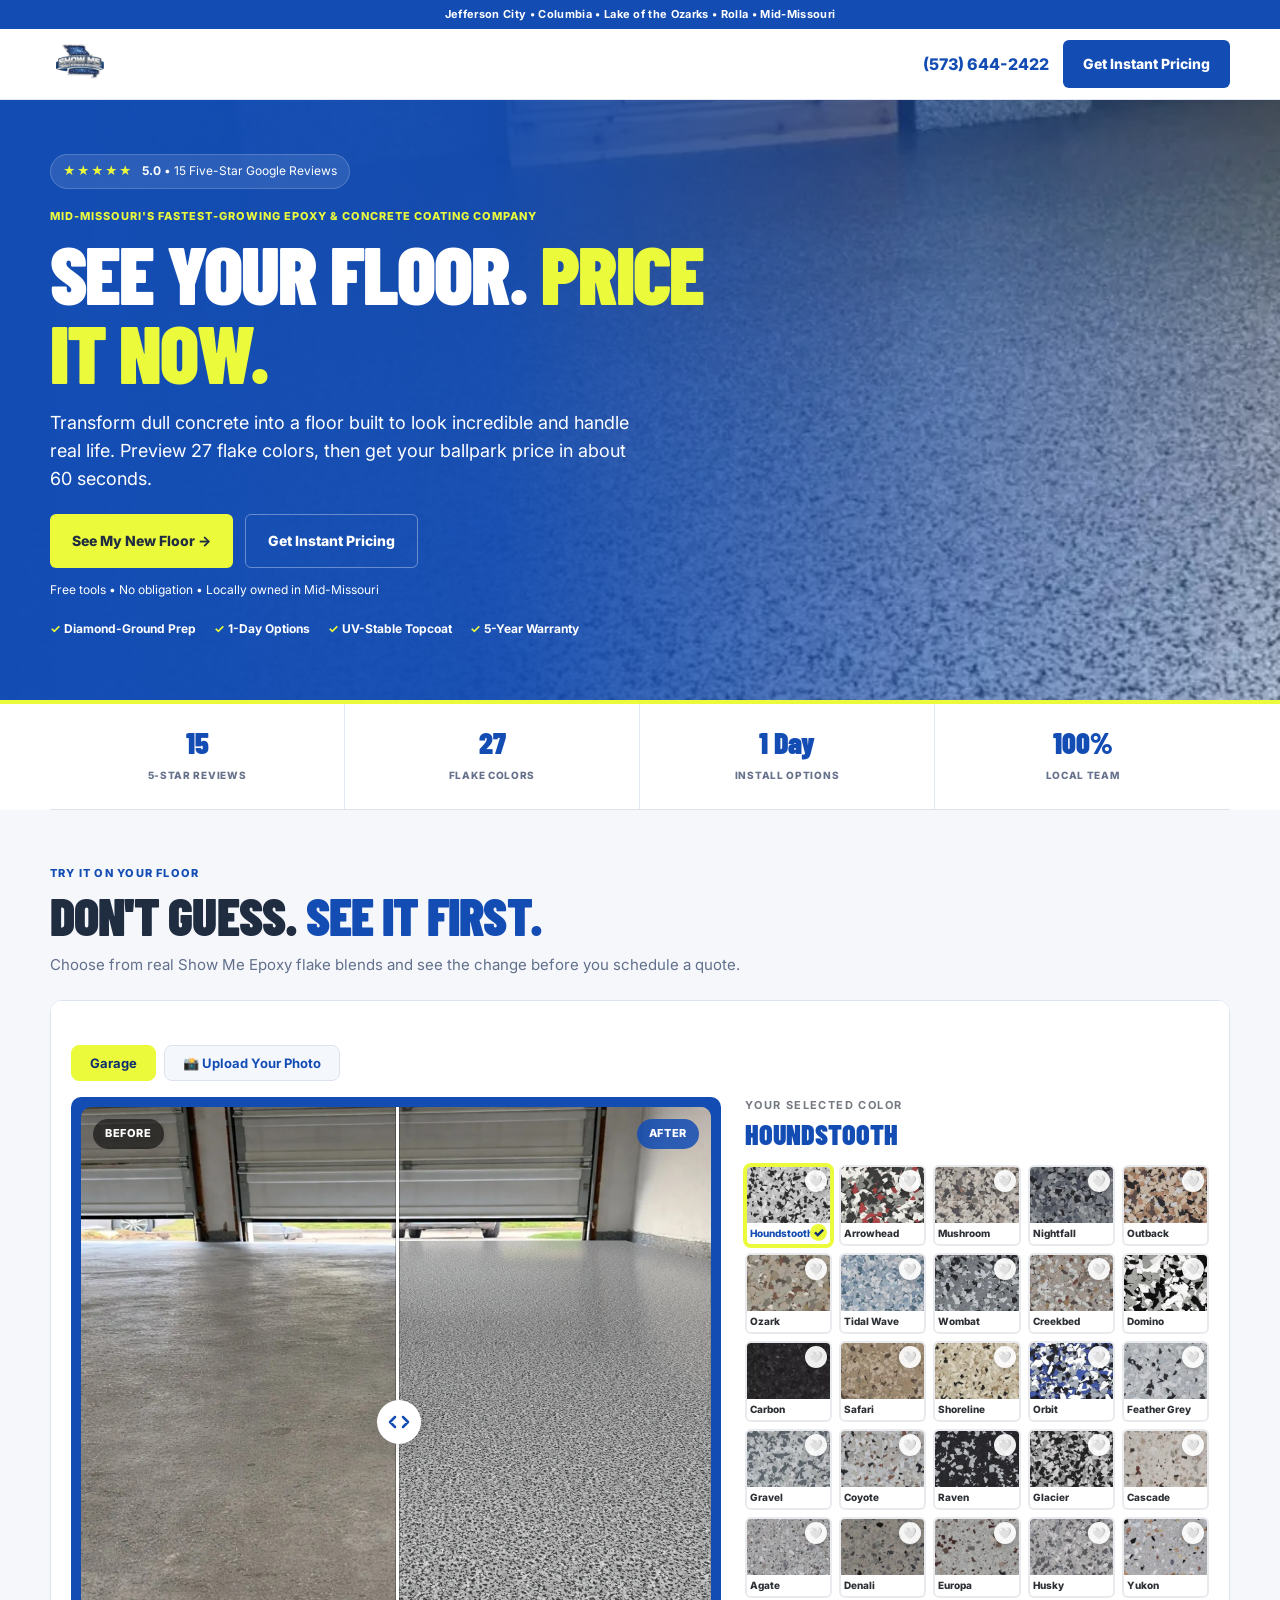
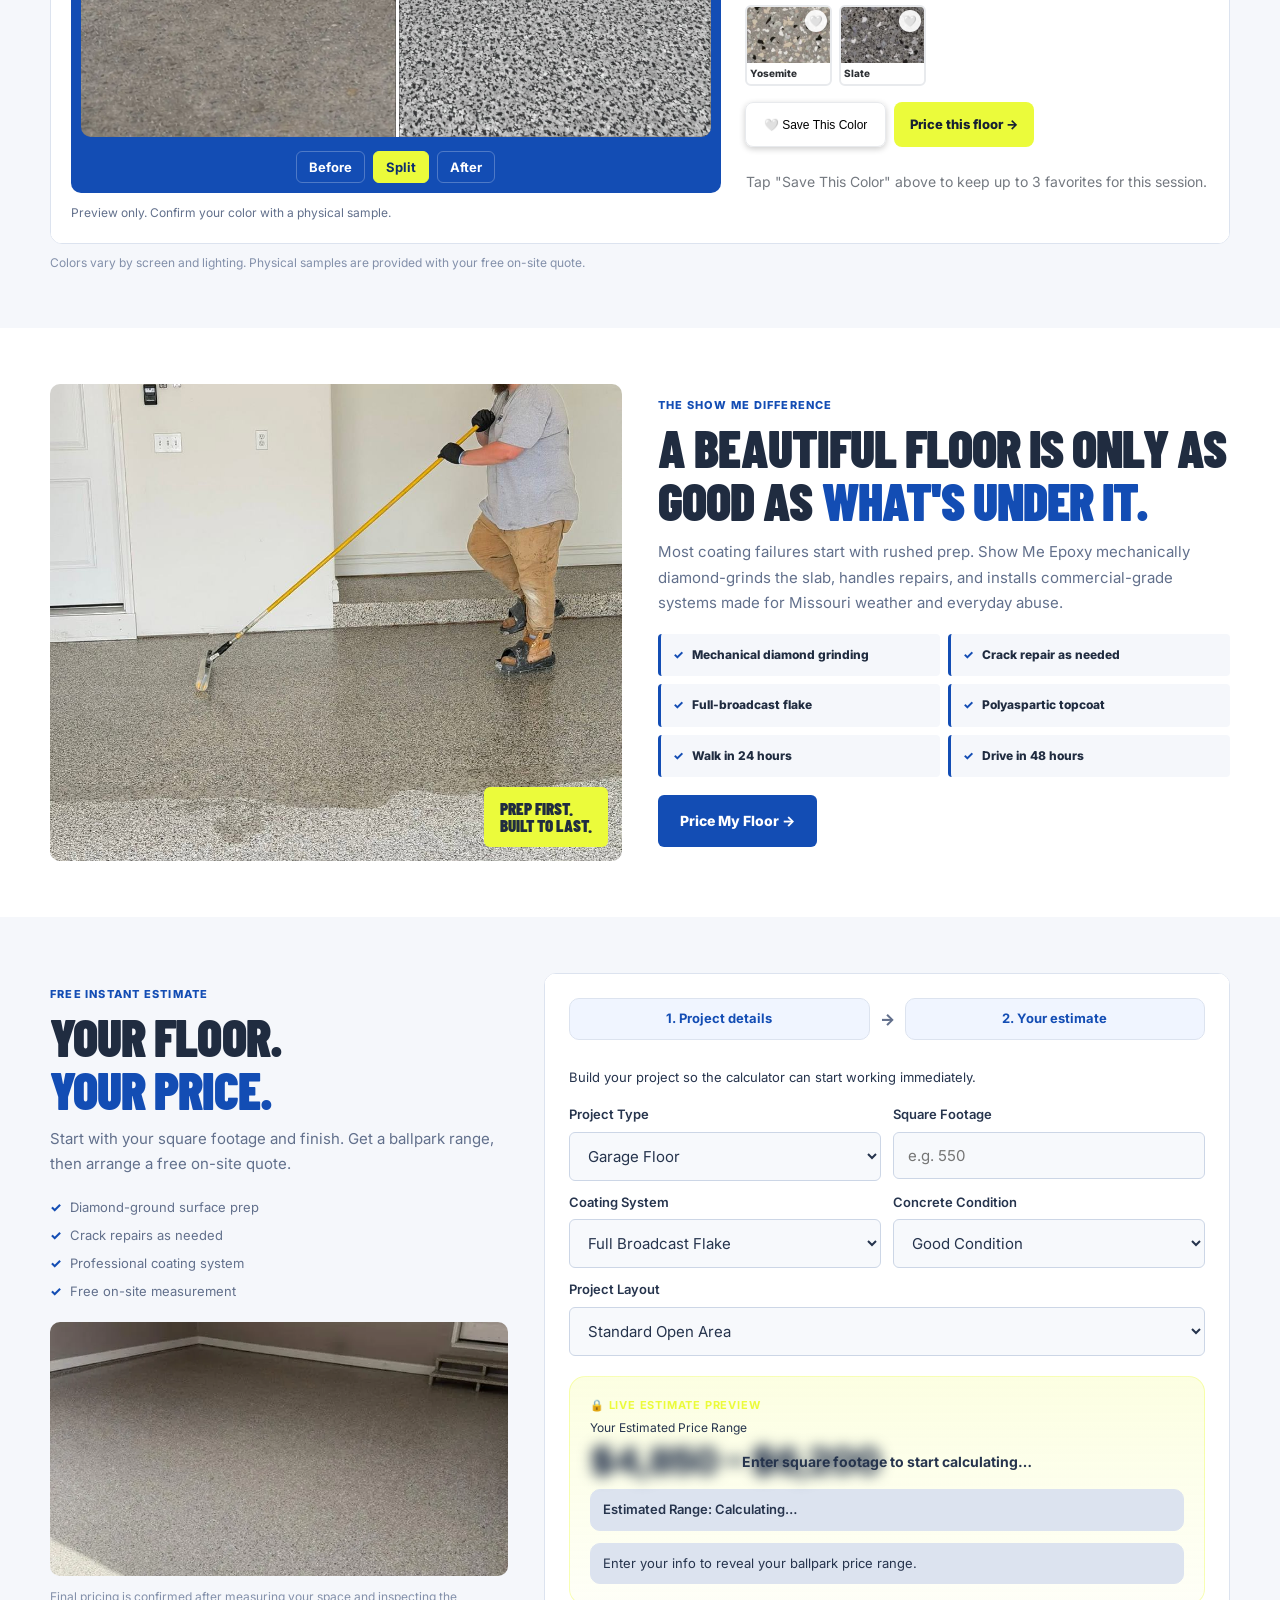
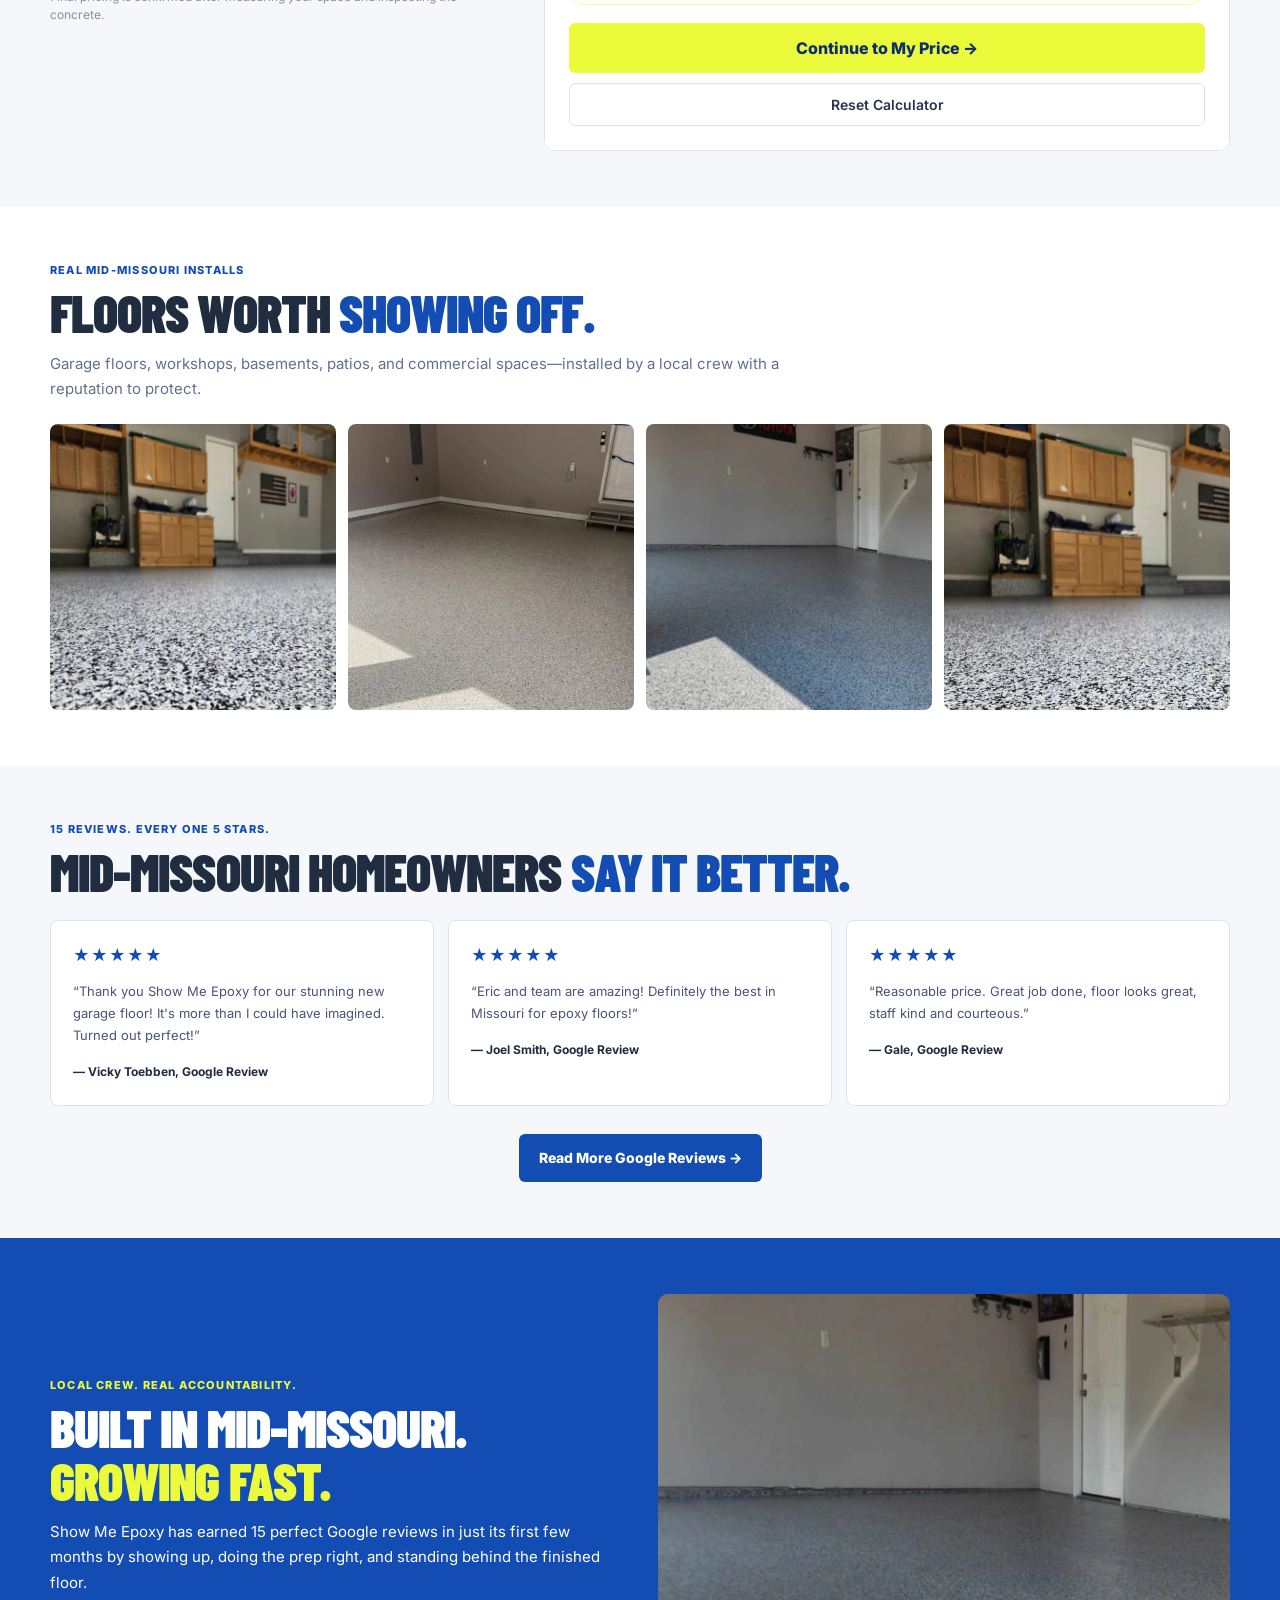
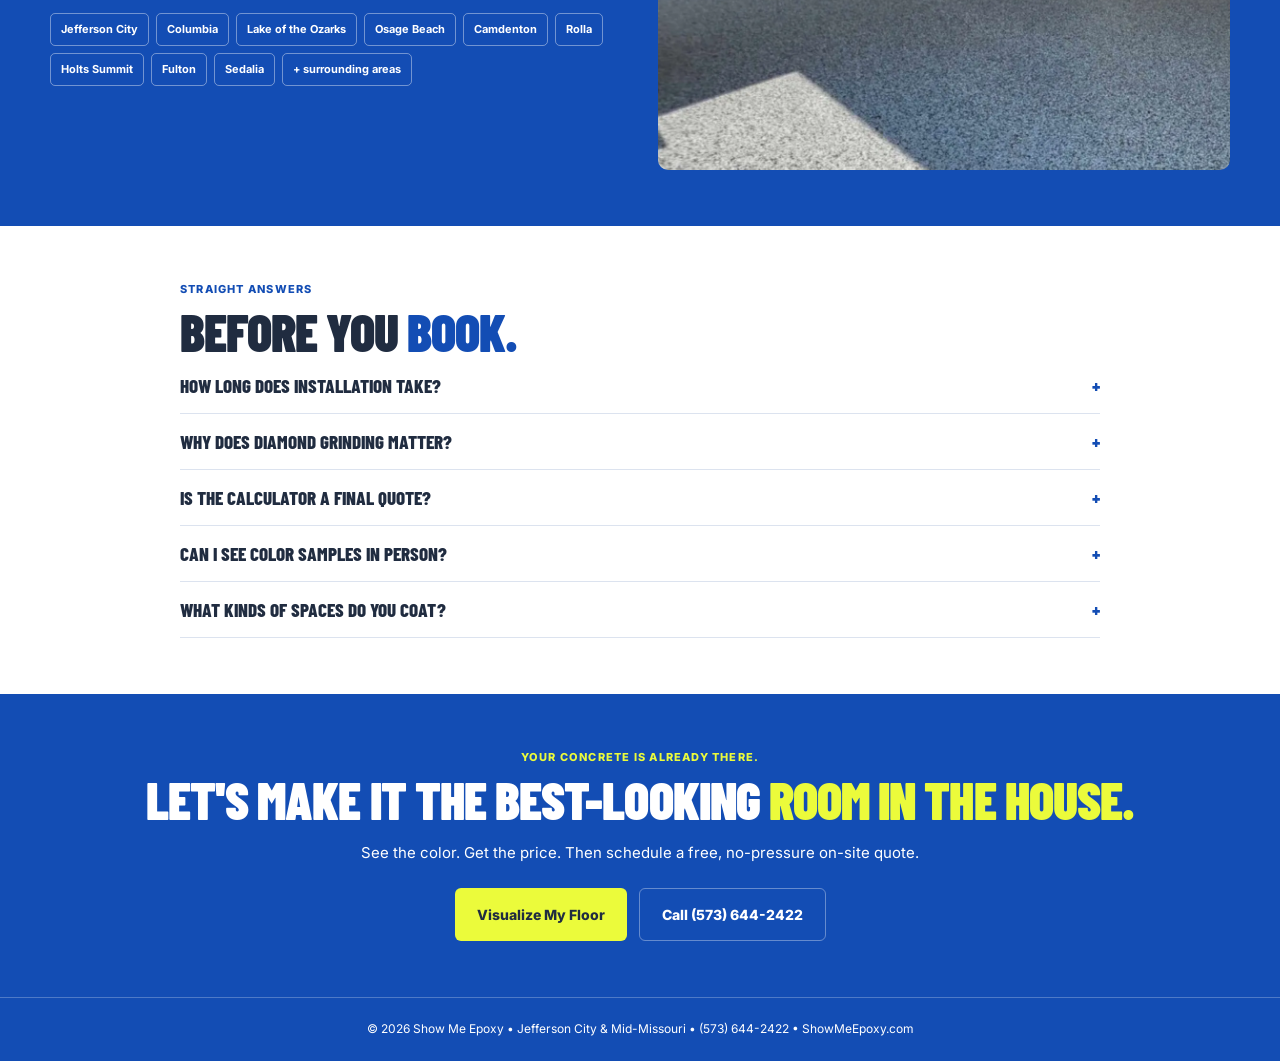
<file: index.html>
<!doctype html>
<html lang="en">
<head>
  <meta charset="utf-8">
  <meta name="viewport" content="width=device-width,initial-scale=1">
  <title>Epoxy Flooring Mid-Missouri | Show Me Epoxy</title>
  <meta name="description" content="Preview your new floor and get instant epoxy flooring pricing from Mid-Missouri's fast-growing, 5-star concrete coating company.">
  <meta property="og:title" content="Show Me Epoxy | See It. Price It. Love It.">
  <meta property="og:description" content="Try the floor visualizer, get an instant price, and discover why Mid-Missouri homeowners choose Show Me Epoxy.">
  <meta property="og:image" content="assets/hero.webp">
  <link rel="preconnect" href="https://fonts.googleapis.com">
  <link rel="preconnect" href="https://fonts.gstatic.com" crossorigin>
  <link href="https://fonts.googleapis.com/css2?family=Barlow+Condensed:wght@700;800;900&family=Inter:wght@400;500;600;700;800&display=swap" rel="stylesheet">
  <style>
    :root{--blue:#134db4;--deep:#071d4a;--navy:#0d2d6e;--lime:#ebfb3b;--white:#fff;--ink:#09152c;--muted:#62708c;--line:#dce3ef;--soft:#f4f7fc;--shadow:0 22px 60px rgba(7,29,74,.15)}
    *{box-sizing:border-box;margin:0;padding:0}html{scroll-behavior:smooth;scroll-padding-top:86px}body{font-family:Inter,Arial,sans-serif;color:var(--ink);background:#fff;line-height:1.55}img{display:block;max-width:100%}a{text-decoration:none;color:inherit}.wrap{width:min(1180px,calc(100% - 36px));margin:auto}.cond{font-family:"Barlow Condensed",sans-serif;text-transform:uppercase}.top{background:var(--deep);color:#dbe7ff;text-align:center;padding:8px 14px;font-size:12px;font-weight:700;letter-spacing:.03em}.nav{position:sticky;top:0;z-index:100;background:rgba(255,255,255,.96);backdrop-filter:blur(12px);box-shadow:0 4px 22px rgba(7,29,74,.08)}.navin{height:76px;display:flex;align-items:center;justify-content:space-between;gap:18px}.logo{width:66px;height:66px;object-fit:contain}.navright{display:flex;align-items:center;gap:14px}.phone{font-weight:800;color:var(--navy)}.btn{display:inline-flex;align-items:center;justify-content:center;border:0;border-radius:8px;padding:13px 20px;font-family:Inter,sans-serif;font-size:14px;font-weight:800;cursor:pointer;transition:.2s}.btn:hover{transform:translateY(-2px)}.btn-lime{background:var(--lime);color:var(--deep);box-shadow:0 10px 28px rgba(235,251,59,.22)}.btn-blue{background:var(--blue);color:#fff}.btn-outline{border:1.5px solid rgba(255,255,255,.35);color:#fff}.btn-big{padding:17px 25px;font-size:16px}
    .hero{min-height:710px;color:#fff;display:flex;align-items:center;background:linear-gradient(90deg,rgba(3,15,40,.96) 0%,rgba(7,29,74,.88) 48%,rgba(7,29,74,.3) 75%),url('assets/hero.webp') center/cover;position:relative}.hero:after{content:"";position:absolute;inset:auto 0 0;height:7px;background:linear-gradient(90deg,var(--lime),#fff,var(--blue))}.hero-copy{max-width:760px;padding:82px 0 96px}.rating{display:inline-flex;gap:9px;align-items:center;background:rgba(255,255,255,.1);border:1px solid rgba(255,255,255,.18);padding:9px 13px;border-radius:999px;font-size:13px;margin-bottom:20px}.stars{color:var(--lime);letter-spacing:1px}.eyebrow{font:800 13px Inter,sans-serif;letter-spacing:.14em;text-transform:uppercase;color:var(--lime);margin-bottom:10px}.hero h1{font:900 clamp(58px,7.4vw,96px)/.88 "Barlow Condensed",sans-serif;text-transform:uppercase;letter-spacing:-.025em}.hero h1 span{color:var(--lime)}.hero-sub{font-size:clamp(17px,2vw,21px);max-width:690px;margin:22px 0;color:#e2eaff}.actions{display:flex;flex-wrap:wrap;gap:12px}.micro{font-size:12px;color:#b9c8e7;margin-top:13px}.proof{display:flex;flex-wrap:wrap;gap:10px 22px;margin-top:26px;font-weight:700;font-size:13px}.proof b{color:var(--lime)}
    .section{padding:86px 0}.soft{background:var(--soft)}.dark{background:var(--deep);color:#fff}.title{font:900 clamp(43px,5vw,66px)/.96 "Barlow Condensed",sans-serif;text-transform:uppercase;letter-spacing:-.018em}.title span{color:var(--blue)}.dark .title span{color:var(--lime)}.lead{font-size:17px;color:var(--muted);max-width:780px;margin-top:15px}.dark .lead{color:#bac9e6}.stats{display:grid;grid-template-columns:repeat(4,1fr);gap:1px;background:var(--line);border:1px solid var(--line);border-radius:14px;overflow:hidden;margin-top:-46px;position:relative;z-index:2;box-shadow:var(--shadow)}.stat{background:#fff;padding:28px 20px;text-align:center}.stat strong{display:block;font:900 36px/1 "Barlow Condensed",sans-serif;color:var(--blue)}.stat span{font-size:12px;font-weight:800;text-transform:uppercase;letter-spacing:.07em;color:#66718b}
    .tool-head{text-align:center;max-width:850px;margin:0 auto 30px}.tool-head .lead{margin:14px auto 0}.toolbox{background:#fff;border-radius:18px;overflow:hidden;box-shadow:var(--shadow);border:1px solid rgba(255,255,255,.12)}.toolbar{display:flex;align-items:center;justify-content:space-between;gap:16px;padding:17px 22px;background:var(--navy);color:#fff}.toolbar strong{font-family:"Barlow Condensed",sans-serif;font-size:22px;text-transform:uppercase}.toolbar a{color:var(--lime);font-size:13px;font-weight:800}.toolbox iframe{display:block;width:100%;height:900px;border:0;background:#fff}.calcbox iframe{height:980px}.tool-note{text-align:center;font-size:12px;color:#8390aa;margin-top:13px}
    .split{display:grid;grid-template-columns:1fr 1fr;gap:58px;align-items:center}.media{position:relative}.media img{width:100%;aspect-ratio:1.15/1;object-fit:cover;border-radius:16px;box-shadow:var(--shadow)}.badge{position:absolute;right:-16px;bottom:-16px;background:var(--lime);color:var(--deep);padding:17px 20px;border-radius:10px;font:900 18px/1 "Barlow Condensed",sans-serif;text-transform:uppercase;box-shadow:var(--shadow)}.checks{display:grid;grid-template-columns:1fr 1fr;gap:12px;margin:24px 0}.check{padding:16px;background:var(--soft);border-left:4px solid var(--blue);border-radius:7px;font-weight:800;font-size:13px}.check:before{content:"✓";color:var(--blue);margin-right:8px}.gallery{display:grid;grid-template-columns:repeat(4,1fr);gap:12px;margin-top:30px}.gallery img{width:100%;aspect-ratio:1/1;object-fit:cover;border-radius:10px}.reviews{display:grid;grid-template-columns:repeat(3,1fr);gap:16px;margin-top:30px}.review{background:#fff;padding:25px;border-radius:12px;border:1px solid var(--line);box-shadow:0 12px 30px rgba(7,29,74,.08)}.review .stars{font-size:18px}.review p{font-size:14px;margin:12px 0;color:#485675}.review strong{font-size:13px}.areas{display:flex;flex-wrap:wrap;gap:9px;margin-top:22px}.areas span{padding:9px 13px;background:#132d60;border:1px solid #284577;border-radius:999px;color:#dce8ff;font-size:12px;font-weight:700}.faq{max-width:900px;margin:auto}.faq details{border-bottom:1px solid var(--line);padding:19px 0}.faq summary{cursor:pointer;list-style:none;font:800 20px "Barlow Condensed",sans-serif;text-transform:uppercase}.faq p{padding-top:10px;color:var(--muted)}.final{text-align:center;background:linear-gradient(rgba(7,29,74,.9),rgba(7,29,74,.94)),url('assets/floor-2.webp') center/cover;color:#fff}.final .lead{margin:15px auto 26px}.footer{background:#04122f;color:#92a6cc;text-align:center;padding:28px 14px 90px;font-size:12px}.footer a{color:#fff}.sticky{display:none;position:fixed;z-index:200;bottom:0;left:0;right:0;background:#fff;padding:8px;border-top:1px solid var(--line);grid-template-columns:1fr 1.2fr;gap:8px}
    @media(max-width:800px){.phone{display:none}.hero{min-height:650px;background-position:62% center}.hero-copy{padding:64px 0 82px}.stats{grid-template-columns:1fr 1fr;margin-top:-30px}.split{grid-template-columns:1fr;gap:34px}.gallery{grid-template-columns:1fr 1fr}.reviews{grid-template-columns:1fr}.toolbox iframe{height:760px}.calcbox iframe{height:900px}.badge{right:10px}.sticky{display:grid}.footer{padding-bottom:88px}}
    @media(max-width:520px){.wrap{width:min(100% - 24px,1180px)}.navin{height:67px}.logo{width:57px;height:57px}.navright .btn{padding:11px 12px;font-size:12px}.hero h1{font-size:58px}.hero-sub{font-size:16px}.actions .btn{width:100%}.section{padding:62px 0}.stats .stat{padding:22px 10px}.title{font-size:45px}.toolbox{margin-left:-12px;margin-right:-12px;border-radius:0}.toolbox iframe{height:720px}.calcbox iframe{height:880px}.checks{grid-template-columns:1fr}}
  </style>
  <link rel="stylesheet" href="landing.css">
</head>
<body>
  <div class="top">Jefferson City • Columbia • Lake of the Ozarks • Rolla • Mid-Missouri</div>
  <nav class="nav"><div class="wrap navin"><a href="#top"><img class="logo" src="assets/logo.png" alt="Show Me Epoxy"></a><div class="navright"><a class="phone" href="tel:5736442422">(573) 644-2422</a><a class="btn btn-blue" href="#calculator">Get Instant Pricing</a></div></div></nav>
  <header class="hero" id="top"><div class="wrap"><div class="hero-copy">
    <div class="rating"><span class="stars">★★★★★</span><span><b>5.0</b> • 15 Five-Star Google Reviews</span></div>
    <div class="eyebrow">Mid-Missouri's Fastest-Growing Epoxy & Concrete Coating Company</div>
    <h1>See Your Floor. <span>Price It Now.</span></h1>
    <p class="hero-sub">Transform dull concrete into a floor built to look incredible and handle real life. Preview 27 flake colors, then get your ballpark price in about 60 seconds.</p>
    <div class="actions"><a class="btn btn-lime btn-big" href="#visualizer">See My New Floor →</a><a class="btn btn-outline btn-big" href="#calculator">Get Instant Pricing</a></div>
    <div class="micro">Free tools • No obligation • Locally owned in Mid-Missouri</div>
    <div class="proof"><span><b>✓</b> Diamond-Ground Prep</span><span><b>✓</b> 1-Day Options</span><span><b>✓</b> UV-Stable Topcoat</span><span><b>✓</b> 5-Year Warranty</span></div>
  </div></div></header>

  <main>
    <div class="wrap"><div class="stats"><div class="stat"><strong>15</strong><span>5-Star Reviews</span></div><div class="stat"><strong>27</strong><span>Flake Colors</span></div><div class="stat"><strong>1 Day</strong><span>Install Options</span></div><div class="stat"><strong>100%</strong><span>Local Team</span></div></div></div>

    <section class="section dark" id="visualizer"><div class="wrap"><div class="tool-head"><div class="eyebrow">Try It On Your Floor</div><h2 class="title">Don't Guess. <span>See It First.</span></h2><p class="lead">Choose from real Show Me Epoxy flake blends and see the change before you schedule a quote.</p></div><div class="toolbox"><div class="toolbar"><strong>Interactive Floor Visualizer</strong><a href="https://showmeepoxy.com/floor-visualizer.html" target="_blank" rel="noopener">Open full screen ↗</a></div><iframe src="visualizer-embed.html" title="Show Me Epoxy floor visualizer" loading="lazy"></iframe></div><p class="tool-note">Colors vary by screen and lighting. Physical samples are provided with your free on-site quote.</p></div></section>

    <section class="section"><div class="wrap split"><div class="media"><img src="assets/install.webp" alt="Show Me Epoxy installer applying a professional concrete coating" loading="lazy"><div class="badge">Prep First.<br>Built To Last.</div></div><div><div class="eyebrow" style="color:var(--blue)">The Show Me Difference</div><h2 class="title">A Beautiful Floor Is Only As Good As <span>What's Under It.</span></h2><p class="lead">Most coating failures start with rushed prep. Show Me Epoxy mechanically diamond-grinds the slab, handles repairs, and installs commercial-grade systems made for Missouri weather and everyday abuse.</p><div class="checks"><div class="check">Mechanical diamond grinding</div><div class="check">Crack repair as needed</div><div class="check">Full-broadcast flake</div><div class="check">Polyaspartic topcoat</div><div class="check">Walk in 24 hours</div><div class="check">Drive in 48 hours</div></div><a class="btn btn-blue btn-big" href="#calculator">Price My Floor →</a></div></div></section>

    <section class="section soft" id="calculator"><div class="wrap calculator-layout">
      <div class="calculator-intro"><div class="tool-head"><div class="eyebrow" style="color:var(--blue)">Free Instant Estimate</div><h2 class="title">Your Floor.<br><span>Your Price.</span></h2><p class="lead">Start with your square footage and finish. Get a ballpark range, then arrange a free on-site quote.</p></div><ul><li>Diamond-ground surface prep</li><li>Crack repairs as needed</li><li>Professional coating system</li><li>Free on-site measurement</li></ul><img src="assets/floor-2.webp" alt="Show Me Epoxy finished flake floor" loading="lazy"><p class="tool-note">Final pricing is confirmed after measuring your space and inspecting the concrete.</p></div>
      <div class="toolbox calcbox"><iframe src="calculator-embed.html" title="Show Me Epoxy instant pricing calculator" loading="lazy"></iframe></div>
    </div></section>

    <section class="section"><div class="wrap"><div class="eyebrow" style="color:var(--blue)">Real Mid-Missouri Installs</div><h2 class="title">Floors Worth <span>Showing Off.</span></h2><p class="lead">Garage floors, workshops, basements, patios, and commercial spaces—installed by a local crew with a reputation to protect.</p><div class="gallery"><img src="assets/floor-1.webp" alt="Gray flake garage floor by Show Me Epoxy" loading="lazy"><img src="assets/floor-2.webp" alt="Tan and gray flake floor by Show Me Epoxy" loading="lazy"><img src="assets/floor-3.webp" alt="Blue gray epoxy floor by Show Me Epoxy" loading="lazy"><img src="assets/floor-4.webp" alt="Black and white flake workshop floor by Show Me Epoxy" loading="lazy"></div></div></section>

    <section class="section soft"><div class="wrap"><div class="eyebrow" style="color:var(--blue)">15 Reviews. Every One 5 Stars.</div><h2 class="title">Mid-Missouri Homeowners <span>Say It Better.</span></h2><div class="reviews"><article class="review"><div class="stars">★★★★★</div><p>“Thank you Show Me Epoxy for our stunning new garage floor! It's more than I could have imagined. Turned out perfect!”</p><strong>— Vicky Toebben, Google Review</strong></article><article class="review"><div class="stars">★★★★★</div><p>“Eric and team are amazing! Definitely the best in Missouri for epoxy floors!”</p><strong>— Joel Smith, Google Review</strong></article><article class="review"><div class="stars">★★★★★</div><p>“Reasonable price. Great job done, floor looks great, staff kind and courteous.”</p><strong>— Gale, Google Review</strong></article></div><div style="text-align:center;margin-top:28px"><a class="btn btn-blue" href="https://share.google/85HraePScOHCk2p3C" target="_blank" rel="noopener">Read More Google Reviews →</a></div></div></section>

    <section class="section dark"><div class="wrap split"><div><div class="eyebrow">Local Crew. Real Accountability.</div><h2 class="title">Built In Mid-Missouri. <span>Growing Fast.</span></h2><p class="lead">Show Me Epoxy has earned 15 perfect Google reviews in just its first few months by showing up, doing the prep right, and standing behind the finished floor.</p><div class="areas"><span>Jefferson City</span><span>Columbia</span><span>Lake of the Ozarks</span><span>Osage Beach</span><span>Camdenton</span><span>Rolla</span><span>Holts Summit</span><span>Fulton</span><span>Sedalia</span><span>+ surrounding areas</span></div></div><div class="media"><img src="assets/floor-3.webp" alt="Finished Show Me Epoxy floor in Mid-Missouri" loading="lazy"></div></div></section>

    <section class="section"><div class="wrap faq"><div class="eyebrow" style="color:var(--blue)">Straight Answers</div><h2 class="title">Before You <span>Book.</span></h2><details><summary>How long does installation take?</summary><p>Many standard garage systems can be installed in one day. You can typically walk on the floor after 24 hours and drive on it after 48 hours.</p></details><details><summary>Why does diamond grinding matter?</summary><p>Grinding opens the concrete pores and creates the surface profile needed for a strong mechanical bond. It is one of the most important steps in preventing peeling.</p></details><details><summary>Is the calculator a final quote?</summary><p>No. It gives you a useful ballpark based on your selections. Final pricing is confirmed after the space is measured and the slab is inspected.</p></details><details><summary>Can I see color samples in person?</summary><p>Yes. The visualizer helps narrow your choices, and physical samples are brought to your free on-site quote so you can see them in your actual lighting.</p></details><details><summary>What kinds of spaces do you coat?</summary><p>Show Me Epoxy coats garages, basements, patios, shops, commercial floors, and other concrete spaces throughout Mid-Missouri.</p></details></div></section>

    <section class="section final"><div class="wrap"><div class="eyebrow">Your Concrete Is Already There.</div><h2 class="title">Let's Make It The Best-Looking <span>Room In The House.</span></h2><p class="lead">See the color. Get the price. Then schedule a free, no-pressure on-site quote.</p><div class="actions" style="justify-content:center"><a class="btn btn-lime btn-big" href="#visualizer">Visualize My Floor</a><a class="btn btn-outline btn-big" href="tel:5736442422">Call (573) 644-2422</a></div></div></section>
  </main>
  <footer class="footer">© <span id="year"></span> Show Me Epoxy • Jefferson City & Mid-Missouri • <a href="tel:5736442422">(573) 644-2422</a> • <a href="https://showmeepoxy.com">ShowMeEpoxy.com</a></footer>
  <div class="sticky"><a class="btn btn-blue" href="tel:5736442422">Call Now</a><a class="btn btn-lime" href="#calculator">Instant Pricing</a></div>
  <script>document.getElementById('year').textContent=new Date().getFullYear();</script>
  <script src="landing.js"></script>
</body>
</html>
</file>
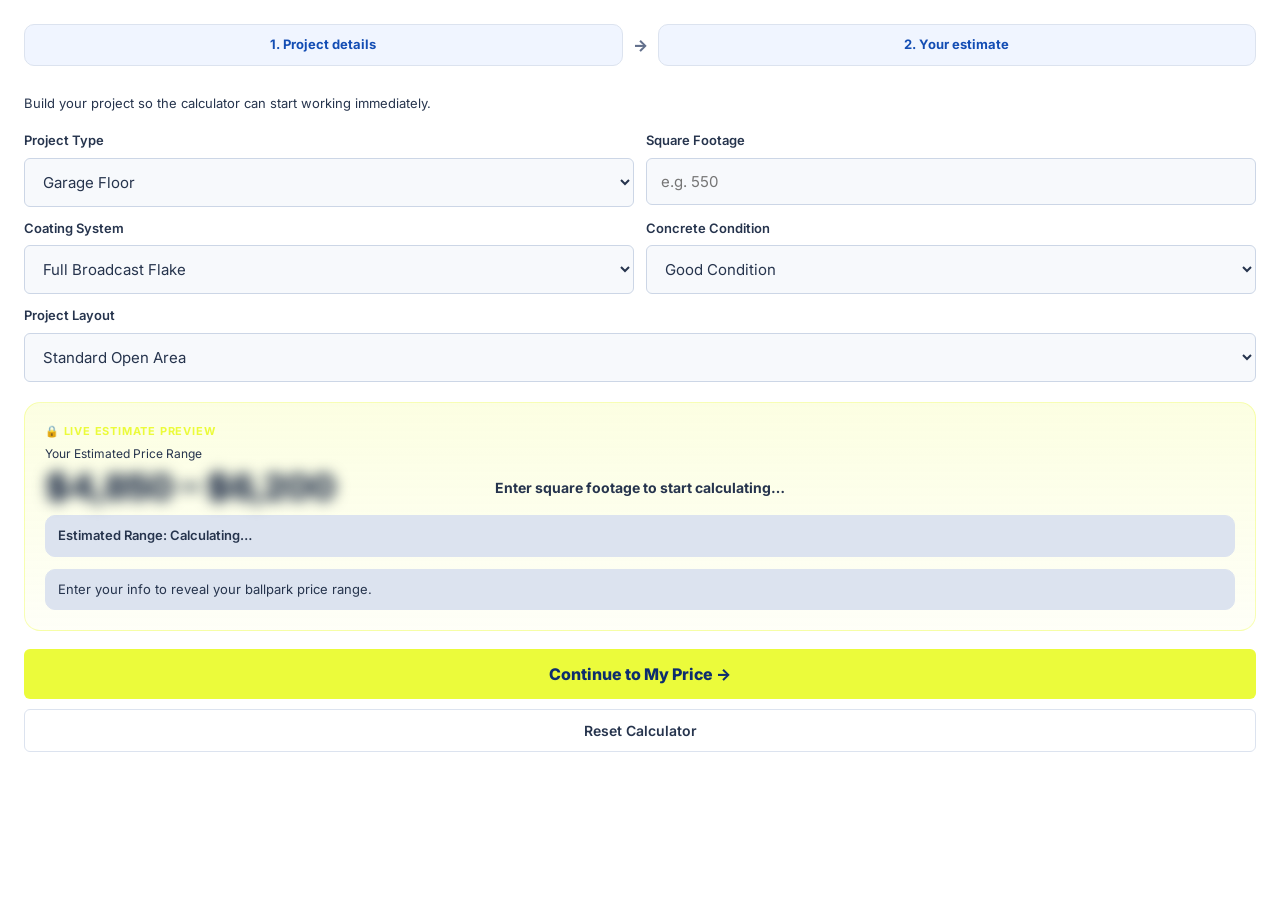
<file: calculator-embed.html>
<!doctype html><html lang="en"><head><meta charset="utf-8"><meta name="viewport" content="width=device-width,initial-scale=1"><title>Show Me Epoxy Calculator</title><link href="https://fonts.googleapis.com/css2?family=Barlow+Condensed:wght@700;800;900&family=Inter:wght@400;500;600;700;800&display=swap" rel="stylesheet"></head><body data-tool="calculator"><section id="toolRoot" style="padding:80px 0;background:#134db4;position:relative">
<style>
@keyframes calcGlow{0%,100%{opacity:0}50%{opacity:1}}.calc-glow-card,#cUnlockCard,#cResultBox,#cWhyBox{position:relative;box-shadow:0 0 30px rgba(235,251,59,.25),0 0 60px rgba(235,251,59,.1),inset 0 0 0 1px rgba(235,251,59,.3)}.calc-glow-card::after,#cUnlockCard::after,#cResultBox::after,#cWhyBox::after{content:'';position:absolute;inset:0;border-radius:inherit;box-shadow:0 0 50px rgba(235,251,59,.45),0 0 100px rgba(235,251,59,.18),inset 0 0 0 1px rgba(235,251,59,.55);opacity:0;animation:calcGlow 3s ease-in-out infinite;pointer-events:none}

.calc-outer-grid{display:grid;grid-template-columns:1fr 1fr;gap:32px;align-items:start;max-width:1000px;margin:0 auto}
.calc-left{order:1}
.calc-right{order:2}
.calc-why{order:3}
/* Standalone calculator page: center everything in a single column */
.calc-outer-grid{grid-template-columns:minmax(0,560px)!important;justify-content:center!important}
@media(max-width:768px){
  .calc-outer-grid{grid-template-columns:1fr!important;gap:16px}
  .calc-left{order:2!important}
  .calc-right{order:3!important}
  .calc-why{order:1!important;width:100%}
  #calculator{padding:36px 0!important}
  #calculator h2{font-size:26px!important}
  .calc-intro-block{margin-bottom:20px!important}
  .calc-glow-card{padding:20px!important}
  .calc-outer-grid [style*="grid-template-columns:1fr 1fr"]{grid-template-columns:1fr!important}
}
</style>
<div class="container" style="position:relative;z-index:1">

<div class="calc-outer-grid">
<!-- LEFT: Project Details -->
<p id="selectedColor" hidden style="margin:0;padding:16px 24px 0;color:#134db4;font-weight:700"></p><div class="calc-left calc-glow-card" style="background:#fff;border-radius:20px;padding:32px">
<div style="display:flex;align-items:center;gap:10px;margin-bottom:28px">
<div id="cStep1" style="flex:1;padding:10px 14px;border-radius:10px;background:rgba(235,251,59,.14);border:1px solid rgba(235,251,59,.45);font-size:13px;font-weight:700;color:#26344d;text-align:center">1. Project details</div>
<div style="color:#62708c;font-weight:800;font-size:16px">→</div>
<div id="cStep2" style="flex:1;padding:10px 14px;border-radius:10px;background:#dce3ef;border:1px solid #dce3ef;font-size:13px;font-weight:700;color:#62708c;text-align:center">2. Your estimate</div>
</div>
<h3 style="font-family:var(--font-cond);font-size:22px;font-weight:800;color:#26344d;margin-bottom:6px">Step 1: Enter Project Details</h3>
<p style="font-size:13px;color:#26344d;margin-bottom:22px">Build your project so the calculator can start working immediately.</p>
<div style="display:grid;grid-template-columns:1fr 1fr;gap:12px;margin-bottom:12px">
<div>
<label for="cProjectType" style="display:block;font-size:13px;font-weight:600;color:#26344d;margin-bottom:7px">Project Type</label>
<select id="cProjectType" style="width:100%;padding:13px 14px;border-radius:10px;border:1px solid #dce3ef;background:#fff;color:#26344d;font-size:15px;outline:none;font-family:var(--font)">
<option>Garage Floor</option><option>Patio / Porch</option><option>Basement</option><option>Shop / Outbuilding</option>
</select>
</div>
<div>
<label for="cSqft" style="display:block;font-size:13px;font-weight:600;color:#26344d;margin-bottom:7px">Square Footage</label>
<input id="cSqft" min="1" placeholder="e.g. 550" style="width:100%;padding:13px 14px;border-radius:10px;border:1px solid #dce3ef;background:#fff;color:#26344d;font-size:15px;outline:none;font-family:var(--font)" type="number"/>
</div>
</div>
<div style="display:grid;grid-template-columns:1fr 1fr;gap:12px;margin-bottom:12px">
<div>
<label for="cSystem" style="display:block;font-size:13px;font-weight:600;color:#26344d;margin-bottom:7px">Coating System</label>
<select id="cSystem" style="width:100%;padding:13px 14px;border-radius:10px;border:1px solid #dce3ef;background:#fff;color:#26344d;font-size:15px;outline:none;font-family:var(--font)">
<option>Full Broadcast Flake</option><option>Metallic Floor</option>
</select>
</div>
<div>
<label for="cCondition" style="display:block;font-size:13px;font-weight:600;color:#26344d;margin-bottom:7px">Concrete Condition</label>
<select id="cCondition" style="width:100%;padding:13px 14px;border-radius:10px;border:1px solid #dce3ef;background:#fff;color:#26344d;font-size:15px;outline:none;font-family:var(--font)">
<option>Good Condition</option><option>Average / Minor Repairs</option><option>Cracks / Pitting / More Prep</option>
</select>
</div>
</div>
<div style="margin-bottom:20px">
<label for="cDifficulty" style="display:block;font-size:13px;font-weight:600;color:#26344d;margin-bottom:7px">Project Layout</label>
<select id="cDifficulty" style="width:100%;padding:13px 14px;border-radius:10px;border:1px solid #dce3ef;background:#fff;color:#26344d;font-size:15px;outline:none;font-family:var(--font)">
<option>Standard Open Area</option><option>Some Edges / Obstacles</option><option>Tight / Detailed Layout (More Labor Required)</option>
</select>
</div>
<!-- Live Preview -->
<div style="margin-bottom:18px;padding:20px;border-radius:16px;background:linear-gradient(180deg,rgba(235,251,59,.15),rgba(235,251,59,.04));border:1px solid rgba(235,251,59,.35);position:relative;overflow:hidden">
<div style="font-size:11px;font-weight:700;letter-spacing:.8px;text-transform:uppercase;color:#ebfb3b;margin-bottom:6px">🔒 Live Estimate Preview</div>
<div style="font-size:12px;color:#26344d;margin-bottom:4px">Your Estimated Price Range</div>
<div style="position:relative;margin:6px 0 10px">
<div id="cPreviewRange" style="font-size:42px;font-weight:900;color:#26344d;line-height:1;filter:blur(7px);user-select:none">$4,850 – $6,200</div>
<div id="cPreviewOverlay" style="position:absolute;inset:0;display:flex;align-items:center;justify-content:center;font-size:14px;font-weight:700;color:#26344d;text-align:center">Enter square footage to start calculating…</div>
</div>
<div id="cLiveStatus" style="padding:10px 12px;border-radius:10px;background:#dce3ef;border:1px solid #dce3ef;color:#26344d;font-size:13px;font-weight:600">Estimated Range: Calculating…</div>
<div style="margin-top:12px;padding:10px 12px;border-radius:10px;background:#dce3ef;border:1px solid #dce3ef;font-size:13px;color:#26344d">Enter your info to reveal your ballpark price range.</div>
</div>
<button onclick="cShowUnlock()" style="width:100%;background:#ebfb3b;color:#0d2d6e;border:none;border-radius:12px;padding:15px 20px;font-size:16px;font-weight:800;cursor:pointer;font-family:var(--font);transition:all .2s;box-shadow:0 0 24px rgba(235,251,59,.35)">Continue to My Price →</button>
<button onclick="cReset()" style="width:100%;background:transparent;color:#26344d;border:1px solid #dce3ef;border-radius:12px;padding:12px 20px;font-size:14px;font-weight:600;cursor:pointer;font-family:var(--font);margin-top:10px">Reset Calculator</button>
</div>
<!-- RIGHT: Unlock + Result -->
<div class="calc-right">
<!-- Step 2 unlock form -->
<div id="cUnlockCard" style="display:none;background:#fff;border-radius:20px;padding:32px;margin-bottom:20px">
<h3 style="font-family:var(--font-cond);font-size:22px;font-weight:800;color:#26344d;margin-bottom:6px">Step 2: Unlock Your Price</h3>
<p style="font-size:14px;color:#26344d;margin-bottom:20px">One step away. Enter your info to instantly reveal your ballpark quote.</p>
<div style="display:grid;grid-template-columns:1fr 1fr;gap:12px;margin-bottom:12px">
<div>
<label for="cName" style="display:block;font-size:13px;font-weight:600;color:#26344d;margin-bottom:7px">Full Name</label>
<input id="cName" placeholder="John Smith" style="width:100%;padding:13px 14px;border-radius:10px;border:1px solid #dce3ef;background:#fff;color:#26344d;font-size:15px;outline:none;font-family:var(--font)" type="text"/>
</div>
<div>
<label for="cPhone" style="display:block;font-size:13px;font-weight:600;color:#26344d;margin-bottom:7px">Phone Number</label>
<input id="cPhone" placeholder="(573) 555-1234" style="width:100%;padding:13px 14px;border-radius:10px;border:1px solid #dce3ef;background:#fff;color:#26344d;font-size:15px;outline:none;font-family:var(--font)" type="tel"/>
</div>
</div>
<div style="margin-bottom:12px">
<label for="cAddress" style="display:block;font-size:13px;font-weight:600;color:#26344d;margin-bottom:7px">Property Address</label>
<input id="cAddress" placeholder="123 Main St, Jefferson City, MO" style="width:100%;padding:13px 14px;border-radius:10px;border:1px solid #dce3ef;background:#fff;color:#26344d;font-size:15px;outline:none;font-family:var(--font)" type="text"/>
</div>
<div style="display:grid;grid-template-columns:1fr 1fr;gap:12px;margin-bottom:20px">
<div>
<label for="cEmail" style="display:block;font-size:13px;font-weight:600;color:#26344d;margin-bottom:7px">Email Address</label>
<input id="cEmail" placeholder="you@email.com" style="width:100%;padding:13px 14px;border-radius:10px;border:1px solid #dce3ef;background:#fff;color:#26344d;font-size:15px;outline:none;font-family:var(--font)" type="email"/>
</div>
<div>
<label for="cZip" style="display:block;font-size:13px;font-weight:600;color:#26344d;margin-bottom:7px">ZIP Code</label>
<input id="cZip" placeholder="65101" style="width:100%;padding:13px 14px;border-radius:10px;border:1px solid #dce3ef;background:#fff;color:#26344d;font-size:15px;outline:none;font-family:var(--font)" type="text"/>
</div>
</div>
<button id="cRevealBtn" onclick="cRevealPrice()" style="width:100%;background:#ebfb3b;color:#0d2d6e;border:none;border-radius:12px;padding:15px 20px;font-size:16px;font-weight:800;cursor:pointer;font-family:var(--font);transition:all .2s;box-shadow:0 0 24px rgba(235,251,59,.35)">Reveal My Ballpark Price</button>
<button class="back" onclick="document.querySelector('.calc-left').style.display='block';document.getElementById('cUnlockCard').style.display='none'" type="button">← Back to project details</button></div>
<!-- Result box -->
<div id="cResultBox" style="display:none;background:#fff;border-radius:20px;padding:32px">
<div style="padding:24px;border-radius:16px;background:linear-gradient(180deg,rgba(235,251,59,.18),rgba(235,251,59,.04));border:1px solid rgba(235,251,59,.35)">
<div style="font-size:12px;color:#26344d;margin-bottom:6px">Estimated Ballpark Investment</div>
<div id="cPriceRange" style="font-size:48px;font-weight:900;color:#26344d;line-height:1;margin-bottom:12px">$0 – $0</div>
<div id="cResultText" style="font-size:14px;color:#26344d;line-height:1.7;margin-bottom:18px"></div>
<div style="display:grid;grid-template-columns:1fr 1fr;gap:10px 16px;margin-bottom:16px">
<div style="font-size:14px;color:#26344d">✔ Full mechanical diamond grinding</div>
<div style="font-size:14px;color:#26344d">✔ Crack &amp; surface repairs as needed</div>
<div style="font-size:14px;color:#26344d">✔ Professional coating system install</div>
<div style="font-size:14px;color:#26344d">✔ Durable long-term finish system</div>
</div>
<p style="font-size:12px;color:#26344d;margin:0">This is a ballpark estimate only. Final pricing confirmed after on-site measurement, slab evaluation, and finish selection.</p>
</div>
<div style="margin-top:20px;display:flex;gap:12px;flex-wrap:wrap">
<a href="https://showmeepoxy.com/contact.html" style="flex:1;display:block;background:#ebfb3b;color:#0d2d6e;font-weight:700;font-size:15px;padding:14px 20px;border-radius:10px;text-decoration:none;text-align:center;min-width:180px" target="_top">Schedule My Free On-Site Quote →</a>
<a href="tel:5736442422" style="flex:1;display:block;border:1.5px solid #dce3ef;color:#26344d;font-weight:600;font-size:15px;padding:14px 20px;border-radius:10px;text-decoration:none;text-align:center;min-width:180px">📞 (573) 644-2422</a>
</div>
<button class="back" onclick="cReset()" type="button">Start a new estimate</button></div>
</div>
<!-- Why box -->
<div class="calc-why" hidden="" id="cWhyBox" style="background:#fff;border-radius:20px;padding:28px"></div>
</div>
</div>

</section><style>
*{box-sizing:border-box}html,body{margin:0;padding:0;background:white;font-family:Inter,Arial,sans-serif;line-height:1.5}:root{--font:Inter,Arial,sans-serif;--font-cond:'Barlow Condensed',sans-serif}
#toolRoot{padding:0!important;background:#fff!important}.calc-outer-grid{display:block!important;max-width:none;margin:0}.calc-left,#cUnlockCard,#cResultBox{padding:24px!important;border-radius:0!important;box-shadow:none!important;margin:0!important}.calc-left:after,#cUnlockCard:after,#cResultBox:after,#cWhyBox{display:none!important}.calc-left h3{display:none}.calc-left>p{margin:0 0 18px!important}input,select{border:1px solid #ccd6e6!important;border-radius:6px!important;background:#f7f9fc!important;color:#26344d!important}input:focus,select:focus{outline:2px solid #134db4!important;outline-offset:2px}button{box-shadow:none!important;border-radius:6px!important}#cStep1,#cStep2{color:#134db4!important;background:#f0f5ff!important;border:1px solid #dce3ef!important}#cPreviewRange,#cPriceRange{font-size:36px!important}.back{background:none;color:#134db4;border:0;font:700 13px Inter,Arial,sans-serif;cursor:pointer;padding:12px 0 0}#cColorBanner{color:#134db4!important;margin:0 0 12px!important}#cColorBannerName{color:#134db4!important}
.calc-outer-grid [style*="grid-template-columns:1fr 1fr"]{grid-template-columns:1fr 1fr!important}
@media(max-width:600px){.calc-left,#cUnlockCard,#cResultBox{padding:18px!important}.calc-outer-grid [style*="grid-template-columns:1fr 1fr"]{grid-template-columns:1fr!important}#cPriceRange{font-size:32px!important}}
</style><script>function smeTrack(event,data){parent.postMessage({type:"sme-track",event,data},location.origin);}

const C_WEBHOOK='https://services.leadconnectorhq.com/hooks/UDCPiPWt9uV7guaCe7PH/webhook-trigger/cf22005c-1be6-4647-8009-5d5ef2c85ddd';
// Selected floor color passed in from the Floor Visualizer (/floor-visualizer.html?color=Slug-Name), if any.
// Backwards-compatible: does nothing when the param is absent, so normal calculator traffic is unaffected.
var cSelectedColor=(function(){
  try{
    var raw=new URLSearchParams(window.location.search).get('color');
    if(!raw)return null;
    var name=decodeURIComponent(raw).replace(/-/g,' ').trim();
    if(!name)return null;
    var banner=document.getElementById('cColorBanner');
    var bannerName=document.getElementById('cColorBannerName');
    if(banner&&bannerName){bannerName.textContent=name;banner.style.display='block';}
    return name;
  }catch(e){return null;}
})();
function cFmt(v){return '$'+Number(v).toLocaleString();}
function cSanitizePhone(p){return p.replace(/[^\d+]/g,'').trim();}
function cSplitName(n){const p=n.trim().split(/\s+/);return{firstName:p.shift()||'',lastName:p.join(' ')};}
function cGetData(){
  const sqft=parseFloat(document.getElementById('cSqft').value);
  if(!sqft||sqft<=0)return null;
  const system=document.getElementById('cSystem').value;
  const condition=document.getElementById('cCondition').value;
  const difficulty=document.getElementById('cDifficulty').value;
  const projectType=document.getElementById('cProjectType').value;
  let lo=system==='Metallic Floor'?13.0:5.75;
  let hi=system==='Metallic Floor'?16.0:8.00;
  if(condition==='Average / Minor Repairs'){lo+=.50;hi+=.50;}
  else if(condition==='Cracks / Pitting / More Prep'){lo+=.75;hi+=.75;}
  if(difficulty.startsWith('Tight')){lo+=1.0;hi+=1.0;}
  const lowTotal=Math.round(sqft*lo),highTotal=Math.round(sqft*hi);
  return{projectType,sqft:String(sqft),system,condition,difficulty,
    lowRate:lo.toFixed(2),highRate:hi.toFixed(2),lowTotal,highTotal,
    estimatedRange:cFmt(lowTotal)+' – '+cFmt(highTotal)};
}
function cUpdatePreview(){
  const data=cGetData();
  if(!data){
    document.getElementById('cPreviewRange').textContent='$4,850 – $6,200';
    document.getElementById('cPreviewOverlay').textContent='Enter square footage to start calculating…';
    document.getElementById('cLiveStatus').textContent='Estimated Range: Calculating…';
    return;
  }
  document.getElementById('cPreviewRange').textContent=data.estimatedRange;
  document.getElementById('cPreviewOverlay').textContent='Locked — unlock below to reveal';
  document.getElementById('cLiveStatus').textContent='Calculating based on '+Number(data.sqft).toLocaleString()+' sq ft…';
}
['cProjectType','cSqft','cSystem','cCondition','cDifficulty'].forEach(id=>{
  const el=document.getElementById(id);
  if(el){el.addEventListener('input',cUpdatePreview);el.addEventListener('change',cUpdatePreview);}
});
function cShowUnlock(){
  const data=cGetData();
  if(!data){alert('Please enter the approximate square footage.');return;}
  document.getElementById('cUnlockCard').style.display='block';document.querySelector('.calc-left').style.display='none';
  document.getElementById('cWhyBox').style.display='none';
  const s2=document.getElementById('cStep2');
  s2.style.background='rgba(235,251,59,.14)';
  s2.style.border='1px solid rgba(235,251,59,.45)';
  s2.style.color='#fff';
  document.getElementById('cUnlockCard').scrollIntoView({behavior:'smooth',block:'nearest'});
}
async function cRevealPrice(){
  const data=cGetData();
  if(!data){alert('Please complete your project details first.');return;}
  const name=document.getElementById('cName').value.trim();
  const phone=cSanitizePhone(document.getElementById('cPhone').value.trim());
  const email=document.getElementById('cEmail').value.trim();
  const zip=document.getElementById('cZip').value.trim();
  const address=document.getElementById('cAddress').value.trim();
  if(!name||!phone||!email||!zip||!address){alert('Please complete all contact fields.');return;}
  const {firstName,lastName}=cSplitName(name);
  const btn=document.getElementById('cRevealBtn');
  btn.disabled=true;btn.textContent='Revealing Price...';
  const fd=new FormData();
  fd.append('name',name);fd.append('first_name',firstName);fd.append('last_name',lastName);
  fd.append('phone',phone);fd.append('email',email);fd.append('zip',zip);fd.append('address',address);
  fd.append('project_type',data.projectType);fd.append('sq_ft',data.sqft);
  fd.append('system',data.system);fd.append('concrete_condition',data.condition);
  fd.append('layout_difficulty',data.difficulty);
  fd.append('estimated_price_low',String(data.lowTotal));
  fd.append('estimated_price_high',String(data.highTotal));
  fd.append('estimated_range',data.estimatedRange);
  fd.append('low_rate_per_sqft',data.lowRate);fd.append('high_rate_per_sqft',data.highRate);
  if(cSelectedColor)fd.append('selected_floor_color',cSelectedColor);
  fd.append('lead_source','Show Me Epoxy Landing Page Calculator');fd.append('page_url',window.location.href);
  var smeDelivered=null;
  try{await fetch(C_WEBHOOK,{method:'POST',body:fd});smeDelivered=true;}catch(e){smeDelivered=false;console.error(e);}
  /* This marks the lead as SUBMITTED FROM THE BROWSER, which is the furthest
     this page can honestly verify. The GoHighLevel webhook is cross-origin and
     returns no CORS headers, so fetch can reject even when the POST was
     delivered — keying the event off that would under-count real leads. The
     delivery_confirmed flag carries what we do know, and true confirmation has
     to come from the GoHighLevel side. No name, phone, email, address or ZIP
     is ever sent to analytics. */
  smeTrack('lead_submitted',{project_type:data.projectType,system:data.system,concrete_condition:data.condition,sq_ft:Number(data.sqft)||null,selected_floor_color:cSelectedColor||null,form:'calculator',delivery_confirmed:smeDelivered});
  document.getElementById('cPriceRange').textContent=data.estimatedRange;
  document.getElementById('cResultText').innerHTML='Based on <strong>'+Number(data.sqft).toLocaleString()+' sq ft</strong>, your selected system, and concrete condition, your project falls in the range above. The next step is a free on-site visit to confirm measurements and evaluate the slab.';
  document.getElementById('cUnlockCard').style.display='none';
  document.getElementById('cResultBox').style.display='block';
  document.getElementById('cResultBox').scrollIntoView({behavior:'smooth',block:'nearest'});
  btn.disabled=false;btn.textContent='Reveal My Exact Ballpark Price';
}
function cReset(){
  ['cProjectType','cSystem','cCondition','cDifficulty'].forEach(id=>{const el=document.getElementById(id);if(el)el.selectedIndex=0;});
  document.getElementById('cSqft').value='';
  document.getElementById('cName').value='';
  document.getElementById('cPhone').value='';
  document.getElementById('cEmail').value='';
  document.getElementById('cZip').value='';
  document.getElementById('cAddress').value='';
  document.getElementById('cUnlockCard').style.display='none';
  document.getElementById('cResultBox').style.display='none';
  document.querySelector('.calc-left').style.display='block';
  const s2=document.getElementById('cStep2');
  s2.style.background='rgba(255,255,255,.04)';
  s2.style.border='1px solid rgba(255,255,255,.08)';
  s2.style.color='rgba(255,255,255,.5)';
  cUpdatePreview();
}
cUpdatePreview();
</script><script>new ResizeObserver(()=>parent.postMessage({type:'sme-height',tool:document.body.dataset.tool,height:Math.ceil(document.getElementById('toolRoot').getBoundingClientRect().height)},location.origin)).observe(document.getElementById('toolRoot'));
window.addEventListener("message",e=>{if(e.origin===location.origin&&e.source===parent&&e.data.type==="sme-color"){cSelectedColor=e.data.color;document.getElementById("selectedColor").textContent="Selected color: "+e.data.color.replaceAll("-"," ");document.getElementById("selectedColor").hidden=false;}});</script></body></html>
</file>
<file: landing.css>
/* Shared landing-page design: Show Me Epoxy royal blue, lime and white. */
:root{--blue:#134db4;--deep:#134db4;--navy:#134db4;--ink:#202c40;--soft:#f5f7fb;--shadow:0 8px 24px rgba(19,77,180,.07)}
.top{background:#134db4;color:#fff;font-size:11px;padding:6px 12px}
.navin{height:70px}.logo{width:60px;height:60px}.nav{box-shadow:none;border-bottom:1px solid #e3e9f3}
.hero{min-height:560px;background:linear-gradient(90deg,#134db4 0%,rgba(19,77,180,.95) 38%,rgba(19,77,180,.2) 100%),url('assets/hero.webp') right 58%/cover}
.hero:after{height:4px;background:#ebfb3b}.hero-copy{padding:54px 0 66px;max-width:680px}
.hero h1{font-size:clamp(56px,6.3vw,82px);line-height:.97}.hero-sub{font-size:18px;max-width:580px;margin:18px 0 22px;color:white}
.hero .eyebrow{max-width:590px;font-size:11px;line-height:1.7;letter-spacing:.09em}.rating{margin-bottom:18px;padding:7px 12px;font-size:12px}
.proof{gap:10px 18px;margin-top:20px;font-size:12px}.micro{color:#fff}.btn{border-radius:6px;box-shadow:none}.btn-lime{color:#202c40}.btn-big{font-size:14px;padding:15px 22px}
.stats{margin-top:0;border-radius:0;box-shadow:none;border:0;border-bottom:1px solid #dce3ef;background:white;gap:0}.stat{padding:23px 16px;border-right:1px solid #e3e9f3}.stat:last-child{border:0}.stat strong{font-size:30px;margin-bottom:4px}.stat span{font-size:10px}
.section{padding:56px 0}.title{font-size:clamp(36px,4.1vw,52px);line-height:1.02}.lead{font-size:15px;line-height:1.7;margin-top:12px}.eyebrow{font-size:11px;letter-spacing:.11em;margin-bottom:9px}
.dark{background:#134db4}.dark .lead{color:#fff}.tool-head{text-align:left;max-width:none;margin:0 0 22px}.tool-head .lead{max-width:710px;margin:10px 0 0}
#visualizer{background:#f5f7fb;color:#202c40}#visualizer .eyebrow,#visualizer .title span{color:#134db4}#visualizer .lead{color:#62708c}
.toolbox{border:1px solid #dce3ef;border-radius:12px;box-shadow:none;background:white}.toolbar{display:none}.toolbox iframe{display:block;width:100%;height:620px;min-height:0;border:0}.calcbox iframe{height:660px}
.tool-note{text-align:left;margin:10px 0 0}.split{gap:36px}.media img{aspect-ratio:1.2;box-shadow:none;border-radius:10px}.badge{bottom:14px;right:14px;font-size:17px;border-radius:6px;padding:13px 16px;box-shadow:none;color:#202c40}
.checks{gap:8px;margin:18px 0}.check{padding:12px;font-size:12px;border-radius:4px;border-left-width:3px}
.calculator-layout{display:grid;grid-template-columns:minmax(0,.8fr) minmax(0,1.2fr);gap:36px;align-items:start}.calculator-intro{padding-top:14px}.calculator-intro .tool-head{margin-bottom:20px}.calculator-intro img{width:100%;aspect-ratio:1.8;object-fit:cover;border-radius:10px;margin:20px 0 12px}.calculator-intro ul{list-style:none;display:grid;gap:8px;color:#62708c;font-size:13px;margin-top:18px}.calculator-intro li:before{content:'✓';color:#134db4;font-weight:800;margin-right:9px}
.gallery{gap:12px;margin-top:22px}.gallery img{border-radius:8px}.reviews{gap:14px;margin-top:22px}.review{padding:22px;border-radius:8px;box-shadow:none}.review .stars{color:#134db4;font-size:16px}.review p{line-height:1.7;font-size:13px}.review strong{font-size:12px}
.areas{gap:7px;margin-top:18px}.areas span{background:transparent;color:#fff;border:1px solid rgba(255,255,255,.4);border-radius:5px;font-size:11px;padding:7px 10px}
.faq{max-width:920px}.faq details{padding:16px 0}.faq summary{font-size:19px;display:flex;justify-content:space-between;gap:16px}.faq summary:after{content:'+';color:#134db4}.faq details[open] summary:after{content:'−'}.faq p{font-size:14px}
.final{background:#134db4}.final .title span{color:#ebfb3b}.final .lead{color:white;margin:14px auto 22px}.footer{background:#134db4;color:white;padding:22px 14px;border-top:1px solid rgba(255,255,255,.25)}
:focus-visible{outline:3px solid #134db4;outline-offset:4px}.dark :focus-visible,.hero :focus-visible{outline-color:#ebfb3b}
@media(max-width:800px){.hero{min-height:510px}.hero-copy{padding:44px 0 50px}.section{padding:40px 0}.stats{margin:0}.stat{padding:18px 10px}.stat:nth-child(2){border-right:0}.stat:nth-child(-n+2){border-bottom:1px solid #e3e9f3}.split,.calculator-layout{grid-template-columns:1fr;gap:24px}.calculator-intro{padding:0}.calculator-intro img{display:none}.calculator-intro ul{grid-template-columns:1fr 1fr;gap:8px}.tool-head{margin-bottom:18px}.footer{padding-bottom:88px}.sticky{padding:8px 8px calc(8px + env(safe-area-inset-bottom))}}
@media(max-width:520px){.navin{height:64px}.logo{width:56px;height:56px}.hero{background:linear-gradient(90deg,rgba(19,77,180,.97),rgba(19,77,180,.76)),url('assets/hero.webp') center/cover}.hero h1{font-size:57px}.hero-sub{font-size:16px}.hero .eyebrow{font-size:10px}.hero-copy{padding:34px 0 38px}.title{font-size:38px}.lead{font-size:14px}.toolbox{margin:0;border-radius:10px}.section{padding:34px 0}.checks{grid-template-columns:1fr 1fr}.check{font-size:11px;padding:10px}.review{padding:20px}.proof{font-size:11px}.calculator-intro ul{font-size:12px}.toolbar{display:none}.gallery{gap:8px}.toolbox iframe{height:890px}.calcbox iframe{height:850px}}
</file>
